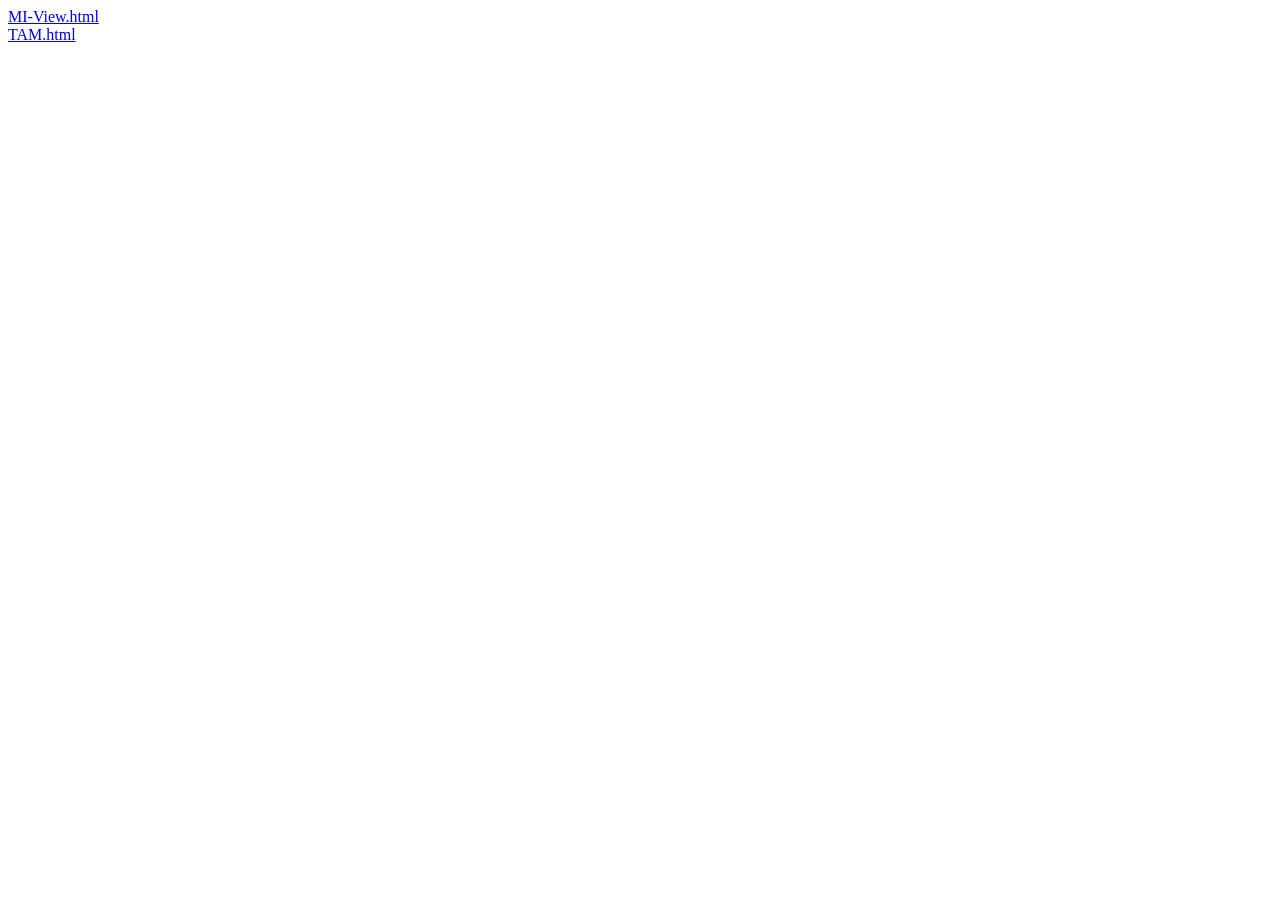
<file: src/main/webapp/index.html>
<!DOCTYPE html>
<html lang="en">
<head>
    <meta charset="UTF-8">
    <title></title>
</head>
<body>
<!--    <h1>https://du293482.github.io/MIPP/src/main/webapp/chart_sample.html</h1>-->
<!--    <h1>https://github.com/du293482/MIPP.git</h1>-->

    <div><a href="MI-View.html">MI-View.html</a></div>
    <div><a href="TAM.html">TAM.html</a></div>
</body>
</html>
</file>
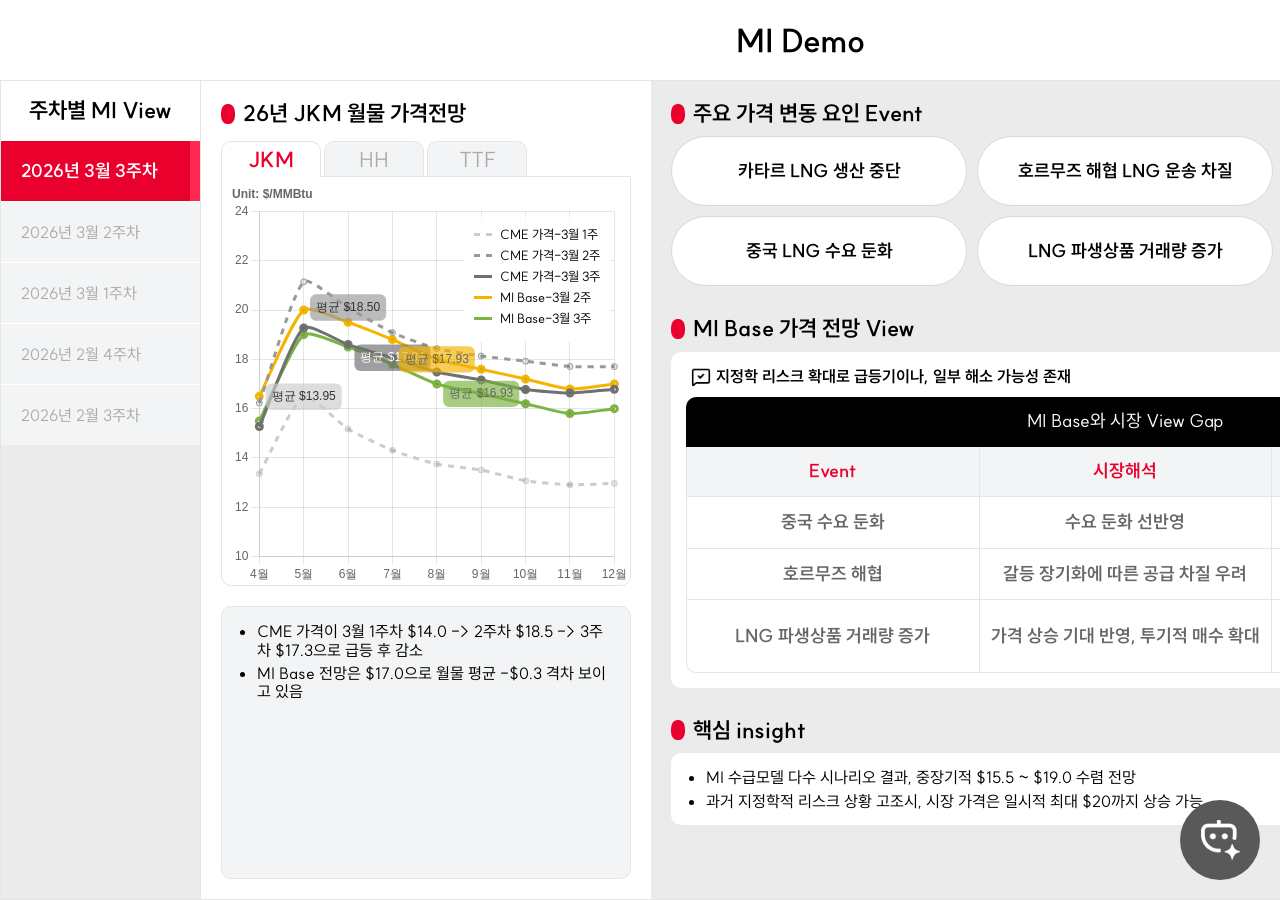
<file: src/main/webapp/MI-View.html>
<!-- 주차별 MI View -->
<!DOCTYPE html>
<html lang="en">

<head>
    <meta charset="UTF-8">
    <title>주차별 MI-View</title>

    <!-- css 초기화용 -->
    <link rel="stylesheet" type="text/css" href="./css/initial.css">
    <link rel="stylesheet" type="text/css" href="./css/basic.css">
    <link rel="stylesheet" type="text/css" href="./css/sideBar.css">
    <link rel="stylesheet" type="text/css" href="./css/contents.css">
    <link rel="stylesheet" type="text/css" href="./css/mi_chart.css">

    <script src="js/chart.js"></script>
    <script src="js/chartjs-plugin-annotation1.4.js"></script>

</head>

<body id="root">
<div class="page-title">
    MI Demo
</div>
<main class="main">
    <!-- 사이드바 -->
    <div class="side-bar" id="side-bar">
        <h1 class="title">주차별 MI View</h1>
        <ul class="weeks-list" id="weeks-list">
            <li class="week-item side-bar-active" data-id="1">2026년 3월 3주차</li>
            <li class="week-item" data-id="2">2026년 3월 2주차</li>
            <li class="week-item" data-id="3">2026년 3월 1주차</li>
            <li class="week-item" data-id="4">2026년 2월 4주차</li>
            <li class="week-item" data-id="5">2026년 2월 3주차</li>
        </ul>
    </div>
    <!-- 오른쪽 내용 -->
    <section class="weeks-contents" id="weeks-contents">
        <div class="week1">
            <!-- 왼쪽 차트 관련 영역 -->
            <div class="left">
                <!-- 제목 -->
                <h2 class="title"><span class="red"></span>26년 JKM 월물 가격전망</h2>
                <!-- 차트 탭 -->
                <div class="chart-tab-list" id="chart-tab-list">
                    <div class="chart-tab-item chart-tab-active" data-id="1">JKM</div>
                    <div class="chart-tab-item" data-id="2">HH</div>
                    <div class="chart-tab-item" data-id="3">TTF</div>
                </div>
                <!-- 차트 -->
                <div class="chart-container" id="chart-container">
                    <div class="chart-panel jkm active" id="jkm-chart" data-content="1">
                        <canvas id="mi-view-canvas"></canvas>
                        <div id="custom-legend"></div>
                    </div>
                    <div class="chart-panel hh" data-content="2">HH 차트 내용</div>
                    <div class="chart-panel ttf" data-content="3">TTF 차트 내용</div>
                </div>
                <!-- 설명 -->
                <ul class="explain">
                    <li>CME 가격이 3월 1주차 $14.0 -> 2주차 $18.5 -> 3주차 $17.3으로 급등 후 감소</li>
                    <li>MI Base 전망은 $17.0으로 월물 평균 -$0.3 격차 보이고 있음</li>
                </ul>
            </div>

            <!--  오른쪽 영역 -->
            <div class="right">

                <!-- Event -->
                <div class="event">
                    <h2 class="title"><span class="red"></span>주요 가격 변동 요인 Event</h2>
                    <ul class="details">
                        <li class="item">카타르 LNG ​생산 중단
                            <ul class="hoverItem">
                                <li>
                                    <p class="sub-title">Event 개요</p>
                                    <div class="explain">
                                        세계 최대 LNG 수출 허브인 카타르 Ras Laffan LNG 생산 시설 일부 가동 중단 발생.
                                    </div>
                                </li>
                                <li>
                                    <p class="sub-title">Event 해석</p>
                                    <div class="explain">
                                        Ras Laffan LNG 생산 차질 발생 시 글로벌 LNG 공급 감소 가능성 존재 <br/>
                                        카타르 LNG는 아시아 및 유럽 주요 LNG 수입국의 핵심 공급원으로 단기 공급 차질 발생 시 글로벌 LNG 수급 타이트닝 가능​
                                    </div>
                                </li>
                                <li>
                                    <p class="sub-title">가격/스프레드 영향</p>
                                    <div class="explain">
                                        카타르 LNG 공급 차질 발생 시 글로벌 LNG 공급 감소 우려 확대 → JKM 단기 상방 압력 확대 가능​ <br/>
                                        중동발 LNG 공급 리스크가 아시아 시장에 더 크게 반영될 경우 JKM-TTF 스프레드 확대 가능​
                                    </div>
                                </li>
                            </ul>
                        </li>
                        <li class="item">호르무즈 해협 LNG 운송 차질
                            <div class="hoverItem"></div>
                        </li>
                        <li class="item">
                            유럽향 LNG cargo 아시아로 전환
                            <div class="hoverItem">

                            </div>
                        </li>
                        <li class="item">중국 LNG 수요 둔화
                            <ul class="hoverItem">
                                <li>
                                    <p class="sub-title">25년 2분기</p>
                                    <div class="explain">
                                        중국 LNG 수입 약 20%이상 감소 <br/>
                                        JKM $14 -> $12로 하락 이후 $13로 반등
                                    </div>
                                </li>
                                <li>
                                    <p class="sub-title">22년 2분기</p>
                                    <div class="explain">
                                        중국 도시봉쇄로 산업활동 둔화 및 LNG 수입 감소 <br/>
                                        JKM $26 -> $22로 하락 이후 $29 수준으로 회복
                                    </div>
                                </li>
                                <li>
                                    <p class="sub-title">20년 1분기</p>
                                    <div class="explain">
                                        코로나 확산으로 중국 및 아시아 LNG 수요 금감 <br/>
                                        JKM $4 -> $2.9로 하락 이후 $3.4 수준으로 소폭 회복
                                    </div>
                                </li>
                            </ul>
                        </li>
                        <li class="item">LNG 파생상품 거래량 증가
                            <div class="hoverItem"></div>
                        </li>
                        <li class="item">유럽 재고 하락 및 Refill 부담 확대
                            <div class="hoverItem"></div>
                        </li>
                    </ul>
                </div>

                <!-- View -->
                <div class="view">
                    <h2 class="title"><span class="red"></span>MI Base 가격 전망 View</h2>
                    <div class="details">
                        <h3 class="inner-title"><span class="icon"></span>지정학 리스크 확대로 급등기이나, 일부 해소 가능성 존재</h3>
                        <div class="table-top">MI Base와 ​시장 View Gap</div>
                        <div class="table-area">
                            <table>
                                <thead>
                                <tr>
                                    <th>Event</th>
                                    <th>시장해석</th>
                                    <th>MI Base 가정</th>
                                </tr>
                                </thead>
                                <tbody>
                                <tr>
                                    <td>중국 수요 둔화</td>
                                    <td>수요 둔화 선반영</td>
                                    <td>사례 기반 보수적 판단​</td>
                                </tr>
                                <tr>
                                    <td>호르무즈 해협</td>
                                    <td>갈등 장기화에 따른 공급 차질 우려</td>
                                    <td>중장기 갈등 해소 시나리오 반영</td>
                                </tr>
                                <tr>
                                    <td>LNG 파생상품 거래량 증가</td>
                                    <td>가격 상승 기대 반영, 투기적 매수 확대</td>
                                    <td>금융시장 포지션 영향, 수급 반영 제한적</td>
                                </tr>
                                </tbody>
                            </table>
                        </div>

                    </div>
                </div>

                <!-- Insight -->
                <div class="insight">
                    <h2 class="title"><span class="red"></span>핵심 insight</h2>
                    <ul class="details">
                        <li>MI 수급모델 다수 시나리오 결과, 중장기적 $15.5 ~ $19.0 수렴 전망</li>
                        <li>과거 지정학적 리스크 상황 고조시, 시장 가격은 일시적 최대 $20까지 상승 가능​</li>
                    </ul>
                </div>

                <!-- 해석 상세 -->
                <div class="detail-modal">
                    <h2 class="title">
                        카타르 LNG 생산 중단
                    </h2>
                    <div class="data1">
                        <h3>
                            Event 개요
                        </h3>
                        <ul>
                            <li>세계 최대 LNG 수출 허브인 카타르 Ras Laffan LNG 생산 시설 일부 가동 중단 발생.</li>
                        </ul>
                    </div>
                    <div class="data1">
                        <h3>
                            Event 해석
                        </h3>
                        <ul>
                            <li>Ras Laffan LNG 생산 차질 발생 시 글로벌 LNG 공급 감소 가능성 존재</li>
                            <li>카타르 LNG는 아시아 및 유럽 주요 LNG 수입국의 핵심 공급원으로 단기 공급 차질 발생 시 글로벌 LNG 수급 타이트닝 가능</li>
                        </ul>
                    </div>
                    <div class="data1">
                        <h3>
                            가격/스프레드 영향​
                        </h3>
                        <ul>
                            <li>카타르 LNG 공급 차질 발생 시 글로벌 LNG 공급 감소 우려 확대 → JKM 단기 상방 압력 확대 가능​</li>
                            <li>중동발 LNG 공급 리스크가 아시아 시장에 더 크게 반영될 경우 JKM-TTF 스프레드 확대 가능</li>
                        </ul>
                    </div>
                </div>

                <!-- Event 분석 결과 검색 -->
                <div class="event-result">
                    <h2 class="title">
                        중국 수요 둔화
                    </h2>
                    <div class="details">
                        <h3 class="sub-title">
                            해당 Event의 Historical 유사 Event는 다음과 같습니다.
                        </h3>
                        <table>
                            <thead>
                            <tr>
                                <th>시점</th>
                                <th>당시 시황</th>
                                <th>가격 변화</th>
                            </tr>
                            </thead>
                            <tbody>
                            <tr>
                                <td>25년 4분기</td>
                                <td>중국 LNG 구매 감소 및 장기 계약 물량 확대​</td>
                                <td>JKM $17 -> $14로 하락, 이후 $15 수준으로 회복​</td>
                            </tr>
                            <tr>
                                <td>24년 3분기</td>
                                <td>중국 전력 수요 둔화 및 LNG 재고 증가​​</td>
                                <td>JKM $14 -> $11로 하락 후 $12 수준으로 회복​​</td>
                            </tr>
                            <tr>
                                <td>25년 4분기</td>
                                <td>중국 산업 생산 둔화로 LNG spot 구매 감소​​</td>
                                <td>JKM $16 -> $13으로 하락, 이후 $14 수준으로 반등​​</td>
                            </tr>
                            </tbody>
                        </table>
                    </div>
                </div>
            </div>
        </div>
    </section>
</main>

<div class="bot-area" id="bot-icon">
    <div class="bot-img">

    </div>
</div>

<div class="chat-window" id="chat-window">
    <div class="chat-content">
        <div class="chat-group">
            <div class="right">
                <div class="contents">호르무즈 해협 Event를 반영한 MI 수급모델 시나리오에는 어떤 것들이 있어?</div>
                <div class="human_right"></div>
            </div>
            <div class="left">
                <div class="bot_left"></div>
                <div class="contents">
                    Event 반영 정도에 따라 5개의 주요 시나리오가 생성되었습니다. <br/>
                    1. 단기 정상화 시나리오​<br/>
                    2. 부분 정상화 시나리오​<br/>
                    3. 상반기 리스크 해소 시나리오​<br/>
                    4. 갈등 장기화 시나리오​<br/>
                    5. 공급 차질 심화 시나리오<br/>
                    어떤 시나리오를 확인하시겠습니까?
                </div>
            </div>
            <div class="right">
                <div class="contents">Event 반영 정도가 가장 큰 시나리오 보여줘</div>
                <div class="human_right"></div>
            </div>
            <div class="left">
                <div class="bot_left"></div>
                <div class="contents">
                    ## 호르무즈 해협 공급 차질 심화 시나리오 ##<br/>
                    호르무즈 통항 불허 및 중동 LNG 수출 차질 지속<br/>
                    글로벌 LNG 공급 3~5% 감소 가정​<br/>
                    → JKM ~$35 상승 가능​<br/>
                    → JKM-TTF 스프레드 확대<br/>
                    해당 시나리오를 반영한 MI Model을 생성하시겠습니까?​
                </div>
            </div>
            <div class="search">
                채팅창
                <div class="send_icon"></div>
            </div>
        </div>

    </div>
</div>
<script src="js/mi-view.js"></script>
<script>
    // --- 사이드바 활성화 로직 ---
    const weeksList = document.getElementById('weeks-list');
    const weekItems = document.querySelectorAll('.week-item');

    if (weeksList) {
        weeksList.addEventListener('click', function (e) {
            const target = e.target.closest('.week-item');
            if (!target) return;

            // 모든 아이템에서 active 클래스 제거
            weekItems.forEach(item => item.classList.remove('side-bar-active'));

            // 클릭된 그 요소(target)에 클래스 추가
            target.classList.add('side-bar-active');
        });
    }

    // --- 차트 탭 활성화 로직 ---
    const chartTabList = document.getElementById('chart-tab-list');
    const chartPanels = document.querySelectorAll('.chart-panel');

    if (chartTabList) {
        chartTabList.addEventListener('click', function (e) {
            const target = e.target.closest('.chart-tab-item');
            if (!target) return;

            const id = target.dataset.id;

            // 탭 활성화 상태 변경
            // this(chartTabList) 내부에서 기존 active를 찾아 제거
            const currentTab = this.querySelector('.chart-tab-active');
            if (currentTab) currentTab.classList.remove('chart-tab-active');
            target.classList.add('chart-tab-active');

            // 차트 영역 변경
            chartPanels.forEach(panel => {
                // 패널의 data-content와 탭의 id가 일치하면 active 추가
                if (panel.dataset.content === id) {
                    panel.classList.add('active');
                } else {
                    panel.classList.remove('active');
                }
            });
        });
    }

    // 주요 가격 변도 요인 Event 요소 호버 시
    const eventDetails = document.querySelector('.event .details');

    if (eventDetails) {
        // 마우스가 들어왔을 때
        eventDetails.addEventListener('mouseover', function (e) {

            const item = e.target.closest('.item');
            if (!item) return;

            // 자식 div를 찾아서 클래스 추가
            const childDiv = item.querySelector('.hoverItem');
            // childDiv가 존재하고, 그 안의 텍스트 내용이 비어있지 않은지 확인 (공백 제거 후 체크)
            if (childDiv && childDiv.textContent.trim().length > 0) {
                childDiv.classList.add('active');
            }
        });

        // 마우스가 나갔을 때
        eventDetails.addEventListener('mouseout', function (e) {
            const item = e.target.closest('.item');
            if (!item) return;

            // 자식 div를 찾아서 클래스 제거
            const childDiv = item.querySelector('.hoverItem');
            if (childDiv) {
                childDiv.classList.remove('active');
            }
        });
    }

    // --- 챗봇 토글 로직 ---
    const botIcon = document.getElementById("bot-icon");
    const botImg = botIcon.querySelector(".bot-img");
    const chatWindow = document.getElementById("chat-window");

    if (botIcon && chatWindow) {
        botIcon.addEventListener("click", function (e) {
            e.stopPropagation();

            chatWindow.classList.toggle("show"); // -> 채팅창 표시 css 용

            // 챗봇 색상 토글 용
            if (chatWindow.classList.contains("show")) {
                this.children[0].classList.add("on");
            } else {
                this.children[0].classList.remove("on");
            }
        });
    }

    // --- 외부 클릭 시 닫기 로직 ---
    window.addEventListener("click", (e) => {
        // 챗봇 창이 열려 있고, 클릭한 대상이 챗봇 창이나 아이콘이 아닐 경우 닫기
        if (
            chatWindow &&
            chatWindow.classList.contains("show") &&
            !chatWindow.contains(e.target) &&
            !botIcon.contains(e.target)
        ) {
            chatWindow.classList.remove("show");
            botImg.classList.remove("on")
        }
    });
</script>
</body>

</html>
</file>
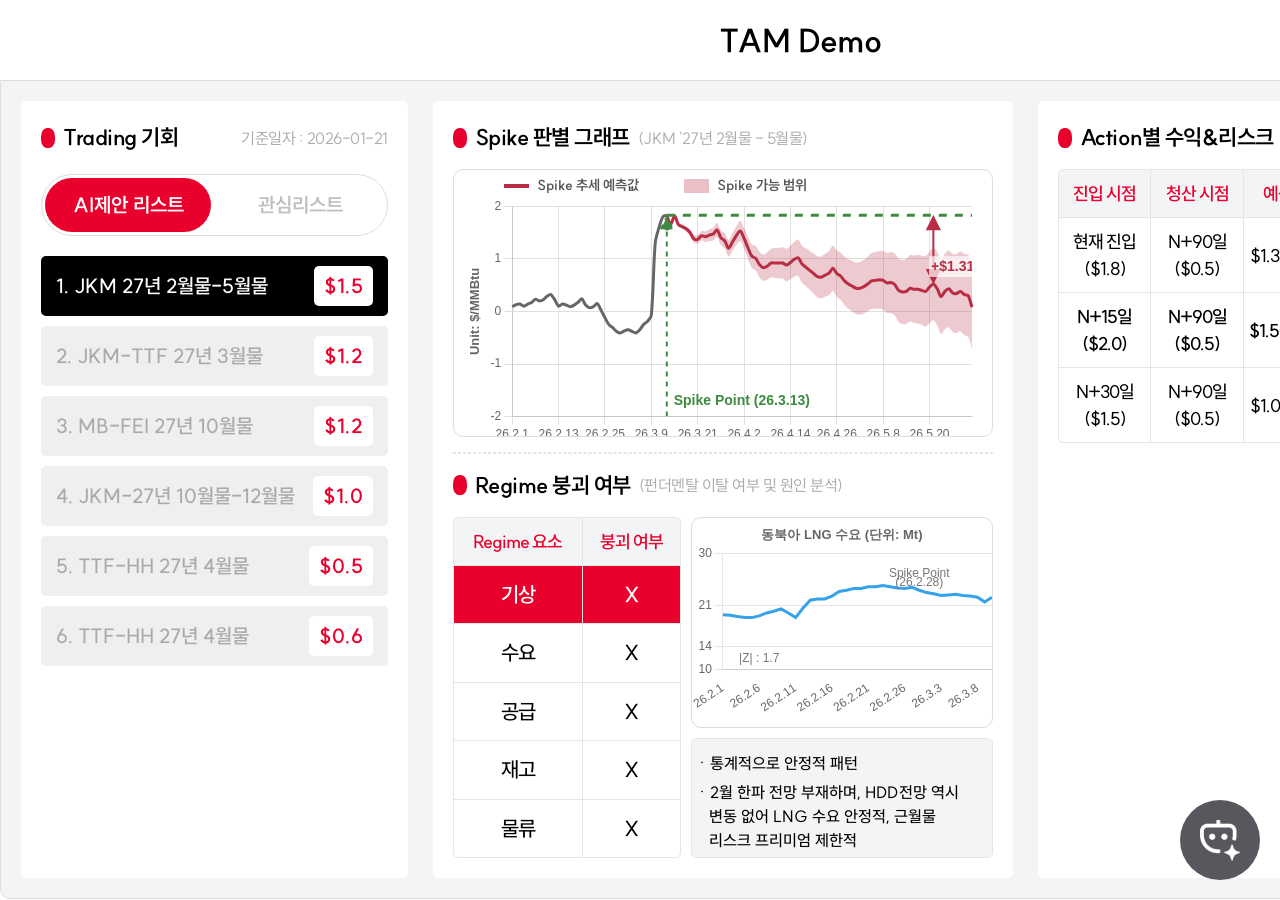
<file: src/main/webapp/TAM.html>
<!doctype html>
<html lang="en">
<head>
    <meta charset="UTF-8" />
    <meta name="viewport" content="width=device-width, initial-scale=1.0" />
    <title>TAM</title>
    <link rel="stylesheet" href="./css/tam_style.css" />
    <link rel="stylesheet" href="./css/tam_chart.css" />
    <script src="js/chart.js"></script>
    <script src="js/chartjs-plugin-annotation3.0.1.min.js"></script>
</head>

<body>
<div class="wrap">
    <!-- 챗봇 -->
    <div class="bot" id="bot-icon"></div>
    <div class="chat-window" id="chat-window">
        <div class="chat-content first" id="content-first">
            <div class="right">
                <div class="contents">이 Spike가 회귀할 가능성은 어느 정도야?</div>
                <div class="human_right"></div>
            </div>
            <div class="left">
                <div class="bot_left"></div>
                <div class="contents">
                    현재 Spike에 대해 펀더멘털 요인을 확인해본 결과, 기상, 수요, 공급,
                    재고, 물류 등 주요 Regime 요소에는 구조적인 변화가 확인되지
                    않았습니다.<br />
                    <br />이번 가격 상승은 단기 한파 전망에 따른 수요 증가 기대가
                    반영된 결과로 판단됩니다.<br /><br />
                    또한 과거 유사 Spike 사례를 분석해보면 평균 회귀 발생 빈도는 약
                    80% 수준입니다.<br /><br />
                    즉, 현재 상황에서는 가격이 평균으로 되돌아갈 가능성이 비교적 높은
                    것으로 판단됩니다.<br /><br />
                    다만, 실제 한파가 지속될 지 여부는 확인이 필요합니다. 한파가
                    예상보다 장기화될 경우 새로운 가격 Regime으로 이어질 가능성이
                    있습니다.
                </div>
            </div>
        </div>
        <div class="chat-content second" id="content-second">
            <div class="right">
                <div class="contents">
                    수익을 가장 극대화할 수 있는 진입 구간은 언제야?
                </div>
                <div class="human_right"></div>
            </div>
            <div class="left">
                <div class="bot_left"></div>
                <div class="contents">
                    과거 유사 Spike 패턴을 분석해보면 약 15일 이후, 스프레드가 약
                    2.0$/MMBtu에서 스프레드 차이 1.5$/MMBtu로 수익을 가장 극대화할 수
                    있습니다.<br /><br />

                    $10M 진입 시, 0.5$/MMBtu에 청산 기준 $0.75M의 기대수익이
                    예상됩니다. (JKM Feb Long/May Short)
                    <br />
                    <br />
                    <div class="table_area">
                        <table>
                            <thead>
                            <th>진입</th>
                            <th>청산</th>
                            <th>차이</th>
                            <th>수익</th>
                            </thead>
                            <tr>
                                <td>현재 <br />(1.8$)</td>
                                <td>N+90일 <br />(0.5$)</td>
                                <td>1.3$/<br />MMBtu</td>
                                <td>
                                    0.72M<br />
                                    USD
                                </td>
                            </tr>
                            <tr>
                                <td>N+15일 <br />(2.0$)</td>
                                <td>N+90일 <br />(0.5$)</td>
                                <td>1.5$/<br />MMBtu</td>
                                <td>
                                    0.75M<br />
                                    USD
                                </td>
                            </tr>
                            <tr>
                                <td>N+30일 <br />(1.5$)</td>
                                <td>N+90일 <br />(0.5$)</td>
                                <td>1.5$/<br />MMBtu</td>
                                <td>
                                    0.67M<br />
                                    USD
                                </td>
                            </tr>
                        </table>
                    </div>
                </div>
            </div>
        </div>
        <div class="chat-content third" id="content-third">
            <div class="right">
                <div class="contents">
                    이 TAM에 대해서 매일 아침 8시에 Daily로 업데이트해서 내 이메일로
                    보내줘
                </div>
                <div class="human_right"></div>
            </div>
            <div class="left">
                <div class="bot_left"></div>
                <div class="contents">
                    네, 매일 아침 8시에 Spike 탐지 결과 및 추천 포지션을 xxx님께
                    이메일로 전달드리겠습니다.<br /><br />

                    ##메일 예시##
                    <br /><br />
                    ㆍ제목: [Daily TAM] Spike 탐지 및 추천 포지션(3/17)<br />
                    ㆍSpike 대상: JKM ’27 Feb–May <br />
                    ㆍ회귀 확률: ~80% 추천 전략: Feb Long /<br />
                    ㆍMay Short 진입 구간: N+15일 ($2.0/MMBtu) <br />
                    ㆍ목표 청산: ~$0.5/MMBtu<br />
                    ㆍ기대 수익: ~$0.75M (10M 기준)<br />
                </div>
            </div>
        </div>
        <div class="search_box">
            <select id="query-selector" class="search chat-select">
                <option value="" disabled>문의 유형 선택</option>
                <option selected value="first">Spike 회귀 가능성 확인</option>
                <option value="second">수익 극대화 진입 구간</option>
                <option value="third">데일리 리포트 설정</option>
            </select>
            <!-- <input
              type="text"
              placeholder="이 Spike가 회귀할 가능성은 어느 정도야?"
              class="search"
            /> -->
            <!-- <button class="send_icon"></button> -->
        </div>
    </div>
    <!-- 챗봇 끝 -->

    <!-- 본문 -->
    <div class="title">TAM Demo</div>
    <div id="tab2" class="tab-content tab tab2" role="tabpanel">
        <!-- 왼쪽 -->
        <div class="tab_area left">
            <div class="sub_tit">
                <div><span class="red"></span>Trading 기회</div>
                <span class="gray">기준일자 : 2026-01-21</span>
            </div>
            <div class="toggle_menu">
                <div class="active">AI제안 리스트</div>
                <div>관심리스트</div>
            </div>
            <div class="button_area">
                <button class="active">
                    1. JKM 27년 2월물-5월물
                    <p class="num">$1.5</p>
                </button>
                <button>
                    2. JKM-TTF 27년 3월물
                    <p class="num">$1.2</p>
                </button>
                <button>
                    3. MB-FEI 27년 10월물
                    <p class="num">$1.2</p>
                </button>
                <button>
                    4. JKM-27년 10월물-12월물
                    <p class="num">$1.0</p>
                </button>
                <button>
                    5. TTF-HH 27년 4월물
                    <p class="num">$0.5</p>
                </button>
                <button>
                    6. TTF-HH 27년 4월물
                    <p class="num">$0.6</p>
                </button>
            </div>
        </div>
        <!-- 왼쪽끝 -->
        <!-- 중간 시작 -->
        <div class="tab_area mid">
            <div class="sub_tit flex_start">
                <span class="red"></span>Spike 판별 그래프
                <span class="gray">(JKM '27년 2월물 - 5월물)</span>
            </div>
            <div class="chart chart-container Spike-chart">
                <div class="custom-legend">
                    <div class="legend-item">
                        <div class="legend-color-line"></div>
                        <span>Spike 추세 예측값</span>
                    </div>
                    <div class="legend-item">
                        <div class="legend-color-box"></div>
                        <span>Spike 가능 범위</span>
                    </div>
                </div>
                <div class="canvas-wrapper">
                    <canvas id="spikeChart"></canvas>
                </div>
            </div>
            <div class="dashed_line"></div>

            <div class="sub_tit flex_start">
                <span class="red"></span>Regime 붕괴 여부
                <span class="gray">(펀더멘탈 이탈 여부 및 원인 분석)</span>
            </div>
            <div class="devide">
                <div class="part">
                    <div class="table_area mid">
                        <table>
                            <thead>
                            <th>Regime 요소</th>
                            <th>붕괴 여부</th>
                            </thead>
                            <tr class="tr_act red active">
                                <td>기상</td>
                                <td>X</td>
                            </tr>
                            <tr class="tr_act red">
                                <td>수요</td>
                                <td>X</td>
                            </tr>
                            <tr class="tr_act red">
                                <td>공급</td>
                                <td>X</td>
                            </tr>
                            <tr class="tr_act red">
                                <td>재고</td>
                                <td>X</td>
                            </tr>
                            <tr class="tr_act red">
                                <td>물류</td>
                                <td>X</td>
                            </tr>
                        </table>
                    </div>
                </div>
                <div class="part">
                    <div class="chart Regime-chart">
                        <canvas id="regimeChart" height="200"></canvas>
                    </div>
                    <div class="explain_part">
                        <p>ㆍ통계적으로 안정적 패턴</p>
                        <p>
                            ㆍ2월 한파 전망 부재하며, HDD전망 역시 변동 없어 LNG 수요
                            안정적, 근월물 리스크 프리미엄 제한적
                        </p>
                    </div>
                </div>
            </div>
        </div>
        <div class="tab_area right">
            <div class="sub_tit">
                <div><span class="red"></span>Action별 수익&리스크</div>
                <div class="title_btn">
                    <button class="active">진입규모</button>
                    <button>$10M</button>
                </div>
            </div>

            <div class="table_area">
                <table>
                    <thead>
                    <th>진입 시점</th>
                    <th>청산 시점</th>
                    <th>예상 수익</th>
                    <th>Loss Limit</th>
                    <th>마진콜 Risk</th>
                    </thead>
                    <tr class="tr_act">
                        <td>현재 진입 <br />($1.8)</td>
                        <td>N+90일 <br />($0.5)</td>
                        <td>$1.3/MMBtu</td>
                        <td>$-1.6M USD</td>
                        <td>Pass</td>
                    </tr>

                    <tr class="tr_act active">
                        <td>N+15일 <br />($2.0)</td>
                        <td>N+90일 <br />($0.5)</td>
                        <td>$1.5/MMBtu</td>
                        <td>$-1.6M USD</td>
                        <td>Pass</td>
                    </tr>
                    <tr class="tr_act">
                        <td>N+30일 <br />($1.5)</td>
                        <td>N+90일 <br />($0.5)</td>
                        <td>$1.0/MMBtu</td>
                        <td>$-1.6M USD</td>
                        <td>Pass</td>
                    </tr>
                </table>
            </div>
        </div>
    </div>
</div>
<script src="js/tam-regime.js"></script>
<script src="js/tam-spike.js"></script>
<script>
    // 토글활성화
    const toggleMenu = document.querySelector(".toggle_menu");

    if (toggleMenu) {
        toggleMenu.addEventListener("click", function (e) {
            // 클릭된 요소가 div인지 확인 (가장 가까운 div 찾기)
            const target = e.target.closest("div");
            if (!target || target.parentElement !== this) return;

            const tabId = target.getAttribute("data-tab");

            // 모든 탭과 컨텐츠에서 active 제거 (한 번의 순회로 처리 가능)
            // 팁: querySelectorAll 대신 부모의 children을 활용하면 더 빠릅니다.
            Array.from(this.children).forEach((tab) => {
                tab.classList.remove("active");
                tab.setAttribute("aria-selected", "false");

                // 연결된 컨텐츠가 있다면 함께 제거 (id가 존재할 때만)
                const content = document.getElementById(
                    tab.getAttribute("data-tab"),
                );
                if (content) content.classList.remove("active");
            });

            // 3. 선택된 요소 활성화
            target.classList.add("active");
            target.setAttribute("aria-selected", "true");

            const targetContent = document.getElementById(tabId);
            if (targetContent) targetContent.classList.add("active");
        });
    }

    // 버튼 활성화
    const buttonArea = document.querySelector(".button_area");

    if (buttonArea) {
        buttonArea.addEventListener("click", function (e) {
            // 클릭된 요소가 button인지 확인 (가장 가까운 button 찾기)
            const target = e.target.closest("button");

            // button이 아니거나, 해당 buttonArea의 직계 자식이 아닐 경우 리턴
            if (!target || !this.contains(target)) return;

            const tabId = target.getAttribute("data-tab");

            // 모든 버튼 상태 초기화 (this 내부의 버튼들만 타겟팅)
            const allButtons = this.querySelectorAll("button");
            allButtons.forEach((btn) => {
                btn.classList.remove("active");
                btn.setAttribute("aria-selected", "false");

                // 연관된 컨텐츠가 있다면 함께 초기화 (ID가 있는 경우만)
                const contentId = btn.getAttribute("data-tab");
                if (contentId) {
                    document.getElementById(contentId)?.classList.remove("active");
                }
            });

            // 클릭된 버튼 및 해당 컨텐츠 활성화
            target.classList.add("active");
            target.setAttribute("aria-selected", "true");

            if (tabId) {
                document.getElementById(tabId)?.classList.add("active");
            }
        });
    }

    // 그래프 활성화
    const tableArea = document.querySelector(".table_area.mid");

    if (tableArea) {
        tableArea.addEventListener("click", function (e) {
            // 클릭된 요소가 .tr_act 행인지 확인
            const targetRow = e.target.closest(".tr_act");

            // 행이 아니거나 해당 tableArea 내부에 있지 않으면 리턴
            if (!targetRow || !this.contains(targetRow)) return;

            const tabId = targetRow.getAttribute("data-tab");

            // 모든 활성 상태 초기화 (this 내부의 .tr_act만 타겟팅)
            const allRows = this.querySelectorAll(".tr_act");
            allRows.forEach((row) => {
                row.classList.remove("active");
                row.setAttribute("aria-selected", "false");

                // 연관된 컨텐츠(그래프 등)가 있다면 함께 초기화
                const contentId = row.getAttribute("data-tab");
                if (contentId) {
                    document.getElementById(contentId)?.classList.remove("active");
                }
            });

            // 3. 클릭된 행 및 해당 컨텐츠 활성화
            targetRow.classList.add("active");
            targetRow.setAttribute("aria-selected", "true");

            if (tabId) {
                document.getElementById(tabId)?.classList.add("active");
            }
        });
    }

    // --- 챗봇 토글 로직 ---
    const botIcon = document.getElementById("bot-icon");
    const chatWindow = document.getElementById("chat-window");

    if (botIcon && chatWindow) {
        botIcon.addEventListener("click", function (e) {
            e.stopPropagation();

            chatWindow.classList.toggle("show"); // -> 채팅창 표시 css 용

            // 챗봇 색상 토글 용
            if (chatWindow.classList.contains("show")) {
                this.classList.add("on");
            } else {
                this.classList.remove("on");
            }
        });
    }

    // --- 외부 클릭 시 닫기 로직 ---
    window.addEventListener("click", (e) => {
        // 챗봇 창이 열려 있고, 클릭한 대상이 챗봇 창이나 아이콘이 아닐 경우 닫기
        if (
            chatWindow &&
            chatWindow.classList.contains("show") &&
            !chatWindow.contains(e.target) &&
            !botIcon.contains(e.target)
        ) {
            chatWindow.classList.remove("show");
            botIcon.classList.remove("on");
        }
    });

    /* 셀렉트박스 스크립트 */
    document.addEventListener("DOMContentLoaded", () => {
        const selectElement = document.getElementById("query-selector");
        const allContents = document.querySelectorAll(".chat-content");

        function updateContent(selectedValue) {
            // 1. 모든 요소에서 active 클래스 제거 (화면 비우기)
            allContents.forEach((el) => {
                el.classList.remove("active");
            });

            // 2. 선택된 ID에 해당하는 요소에만 active 클래스 추가
            const targetId = `content-${selectedValue}`;
            const targetElement = document.getElementById(targetId);

            if (targetElement) {
                targetElement.classList.add("active");
            }
        }

        // [실행] 초기 로드 시 첫 번째 항목 활성화
        if (selectElement) {
            updateContent(selectElement.value);
        }

        // [이벤트] 변경 시 활성화
        selectElement.addEventListener("change", (e) => {
            updateContent(e.target.value);
        });
    });
</script>
</body>
</html>
</file>
<file: src/main/webapp/css/initial.css>
@charset "UTF-8";
/* Thin (100) */
@font-face {
  font-family: "SUIT";
  src: url("../font/SUIT-Thin.otf") format("opentype");
  font-weight: 100;
}
/* ExtraLight (200) */
@font-face {
  font-family: "SUIT";
  src: url("../font/SUIT-ExtraLight.otf") format("opentype");
  font-weight: 200;
}
/* Light (300) */
@font-face {
  font-family: "SUIT";
  src: url("../font/SUIT-Light.otf") format("opentype");
  font-weight: 300;
}
/* Regular (400) */
@font-face {
  font-family: "SUIT";
  src: url("../font/SUIT-Regular.otf") format("opentype");
  font-weight: 400;
}
/* Medium (500) */
@font-face {
  font-family: "SUIT";
  src: url("../font/SUIT-Medium.otf") format("opentype");
  font-weight: 500;
}
/* SemiBold (600) */
@font-face {
  font-family: "SUIT";
  src: url("../font/SUIT-SemiBold.otf") format("opentype");
  font-weight: 600;
}
/* Bold (700) */
@font-face {
  font-family: "SUIT";
  src: url("../font/SUIT-Bold.otf") format("opentype");
  font-weight: 700;
}
/* ExtraBold (800) */
@font-face {
  font-family: "SUIT";
  src: url("../font/SUIT-ExtraBold.otf") format("opentype");
  font-weight: 800;
}
/* Heavy (900) */
@font-face {
  font-family: "SUIT";
  src: url("../font/SUIT-Heavy.otf") format("opentype");
  font-weight: 900;
}
/* css 초기화용 */
/* 모든 요소에 box-sizing 설정 */
*, *::before, *::after {
  box-sizing: border-box;
  margin: 0;
  padding: 0;
  font-size: 16px;
  font-weight: normal;
}

/* 가독성 및 폰트 렌더링 최적화 */
html {
  line-height: 1.15;
  -webkit-text-size-adjust: 100%;
  -moz-tab-size: 4;
  tab-size: 4;
}

/* 여백 제거 및 기본 폰트 설정 */
body {
  margin: 0;
  padding: 0;
  font-family: "SUIT", -apple-system, "Segoe UI", Roboto, Helvetica, Arial, sans-serif;
}

/* 이미지의 어색한 하단 빈공간 제거 */
img {
  display: block;
  max-width: 100%;
}

/* 폼 요소들이 폰트 상속을 받도록 설정 */
button, input, optgroup, select, textarea {
  font-family: inherit;
  font-size: 100%;
  margin: 0;
}

/* 리스트 점 제거 (필요할 때만) */
ul, ol {
  list-style: none;
  padding: 0;
  margin: 0;
}

/* 링크 밑줄 제거 및 색상 유지 */
a {
  text-decoration: none;
  color: inherit;
}

/*# sourceMappingURL=initial.css.map */
</file>
<file: src/main/webapp/css/basic.css>
@charset "UTF-8";
/* 기본 css */
body {
  background-color: #ffffff;
  height: 100vh;
}
body .page-title {
  display: flex;
  align-items: center;
  justify-content: center;
  font-size: 32px;
  height: 80px;
  font-weight: 700;
  width: 1600px;
  margin: 0 auto;
}
body .main {
  display: flex;
  min-width: 1600px;
  max-width: 1600px;
  height: calc(100% - 80px);
  margin: 0 auto;
  border: 1px solid #e4e5e5;
  /* 오른쪽 콘텐츠 영역 */
}
body .main .weeks-contents {
  flex: 1;
}
body .bot-area {
  position: fixed;
  right: 20px;
  bottom: 20px;
}
body .bot-area .bot-img {
  position: relative;
  cursor: pointer;
  width: 80px;
  height: 80px;
  background-color: #595959;
  border-radius: 50px;
}
body .bot-area .bot-img.on {
  background-color: #ea002c;
}
body .bot-area .bot-img::after {
  content: "";
  position: absolute;
  inset: 20px;
  z-index: 500;
  background-repeat: no-repeat;
  background-size: contain;
  background-position: center;
  background-image: url("../images/bot.png");
}
body {
  /* 챗봇 창 기본 스타일 */
}
body .chat-window {
  position: fixed;
  bottom: 110px; /* 아이콘 위로 배치 */
  right: 20px;
  width: 500px;
  background: white;
  border: 1px solid #ddd;
  border-radius: 15px;
  box-shadow: 0 5px 15px rgba(0, 0, 0, 0.2);
  display: none; /* 기본적으로 숨김 */
  flex-direction: column;
  z-index: 1000;
  overflow: auto;
}
body .chat-window .chat-content {
  line-height: 1.5;
  padding: 20px;
  flex: 1;
  display: flex;
  justify-content: space-between;
  flex-direction: column;
}
body .chat-window .chat-content .chat-group {
  display: flex;
  flex-direction: column;
  row-gap: 15px;
}
body .chat-window .chat-content .chat-group .left {
  display: flex;
  gap: 15px;
}
body .chat-window .chat-content .chat-group .left .bot_left {
  width: 40px;
  height: 40px;
  border-radius: 20px 20px 0px 20px;
  background: #ea002c url("../images/bot.png") center/50% no-repeat;
}
body .chat-window .chat-content .chat-group .left .contents {
  width: 75%;
  border: 1px solid #000;
  border-radius: 5px;
  padding: 10px;
}
body .chat-window .chat-content .chat-group .right {
  display: flex;
  gap: 15px;
  justify-content: flex-end;
}
body .chat-window .chat-content .chat-group .right .contents {
  background: #e4e9ef;
  width: 75%;
  border-radius: 5px;
  padding: 10px;
  border: 1px solid #e4e5e5;
}
body .chat-window .chat-content .chat-group .right .human_right {
  width: 40px;
  height: 40px;
  background: #000 url("../images/human.png") center/50% no-repeat;
  border-radius: 20px 20px 20px 0px;
}
body .chat-window .chat-content .chat-group .search {
  width: 100%;
  height: 50px;
  border: 1px solid #aaa;
  border-radius: 10px;
  display: flex;
  align-items: center;
  padding: 10px 10px;
  justify-content: space-between;
  color: #818181;
}
body .chat-window .chat-content .chat-group .send_icon {
  width: 40px;
  height: 40px;
  background: #c4c4c4 url("../images/send.png") center/50% no-repeat;
  border-radius: 50px;
}
body .chat-window .chat-content .chat-group.active {
  display: flex;
}
body .chat-window.show {
  display: flex;
}
body .chat-window .style {
  position: fixed;
  bottom: 30px;
  display: flex;
  gap: 10px;
}
body .chat-window .style > div {
  display: flex;
  align-items: center;
  justify-content: center;
  cursor: pointer;
  width: 40px;
  height: 40px;
  background-color: #ffffff;
  border-radius: 100%;
}
body .chat-window .style > div.selected {
  background-color: #333;
  color: white;
  font-weight: bold;
}

/*# sourceMappingURL=basic.css.map */
</file>
<file: src/main/webapp/css/sideBar.css>
.side-bar {
  display: flex;
  flex-direction: column;
  width: 200px;
  background-color: #ebebeb;
  border-right: 1px solid #e4e5e5;
}
.side-bar .title {
  display: flex;
  justify-content: center;
  align-items: center;
  font-size: 22px;
  font-weight: bolder;
  height: 60px;
  background-color: #ffffff;
}
.side-bar .weeks-list {
  display: flex;
  row-gap: 1px;
  flex-direction: column;
  background-color: #ffffff;
}
.side-bar .weeks-list .week-item {
  display: flex;
  align-items: center;
  justify-content: left;
  padding: 0 10px 0 20px;
  height: 60px;
  background-color: #f2f4f6;
  color: #aaaaaa;
  cursor: pointer;
}
.side-bar .weeks-list .week-item.side-bar-active {
  font-size: 18px;
  position: relative;
  font-weight: bold;
  background-color: #ea002c;
  color: #ffffff;
  pointer-events: none;
}
.side-bar .weeks-list .week-item.side-bar-active::after {
  content: "";
  position: absolute;
  right: 0;
  top: 0;
  bottom: 0;
  width: 10px;
  background-color: #ff2850;
}

/*# sourceMappingURL=sideBar.css.map */
</file>
<file: src/main/webapp/css/contents.css>
@charset "UTF-8";
/* 콘텐츠 영역 */
/* 최상단 주차 css */
.week1 {
  display: flex;
  height: 100%;
}
.week1 .left {
  display: flex;
  width: 450px;
  min-width: 450px;
  max-width: 450px;
  flex-direction: column;
  padding: 20px;
  background-color: #ffffff;
}
.week1 .left .title {
  display: flex;
  align-items: center;
  column-gap: 8px;
  font-size: 22px;
  font-weight: bold;
  margin-bottom: 15px;
}
.week1 .left .title .red {
  width: 14px;
  height: 20px;
  background: #ea002c;
  border-radius: 43%;
}
.week1 .left .chart-tab-list {
  display: flex;
  column-gap: 3px;
}
.week1 .left .chart-tab-list .chart-tab-item {
  display: flex;
  justify-content: center;
  align-items: center;
  font-size: 21px;
  color: #aaaaaa;
  background-color: #f2f4f6;
  border: 1px solid #e4e5e5;
  border-bottom: 0;
  border-radius: 10px 10px 0 0;
  width: 100px;
  height: 35px;
  cursor: pointer;
}
.week1 .left .chart-tab-list .chart-tab-item.chart-tab-active {
  background-color: #ffffff;
  color: #ea002c;
  font-weight: 700;
  position: relative;
}
.week1 .left .chart-tab-list .chart-tab-item.chart-tab-active::after {
  content: "";
  position: absolute;
  bottom: -1px;
  left: 0;
  right: 0;
  height: 1px;
  background-color: #ffffff;
}
.week1 .left .chart-container {
  width: 100%;
  aspect-ratio: 1;
  overflow: hidden;
  border: 1px solid #e4e5e5;
  margin-bottom: 20px;
  border-radius: 0 0 10px 10px;
}
.week1 .left .chart-container .chart-panel {
  display: none;
  justify-content: center;
  align-items: center;
  width: 100%;
  height: 100%;
  font-size: 20px;
  font-weight: 600;
}
.week1 .left .chart-container .chart-panel.active {
  display: flex;
}
.week1 .left .explain {
  list-style: disc;
  display: flex;
  overflow-y: auto;
  flex-direction: column;
  width: 100%;
  flex: 1;
  row-gap: 5px;
  font-weight: bold;
  border: 1px solid #e4e5e5;
  background-color: #f2f4f6;
  border-radius: 10px;
  padding: 15px 15px 15px 35px;
}
.week1 .right {
  display: flex;
  flex-direction: column;
  flex: 1;
  row-gap: 30px;
  padding: 20px;
  overflow-y: auto;
  background-color: #ebebeb;
}
.week1 .right .event {
  display: flex;
  row-gap: 10px;
  flex-direction: column;
}
.week1 .right .event .title {
  display: flex;
  align-items: center;
  -moz-column-gap: 8px;
  column-gap: 8px;
  font-size: 22px;
  font-weight: bold;
}
.week1 .right .event .title .red {
  width: 14px;
  height: 20px;
  background: #ea002c;
  border-radius: 43%;
}
.week1 .right .event .details {
  display: grid;
  gap: 10px;
  grid-template-columns: repeat(3, 1fr);
  grid-template-rows: repeat(2, 1fr);
}
.week1 .right .event .details .item {
  position: relative;
  display: flex;
  flex-direction: column;
  justify-content: center;
  align-items: center;
  font-size: 18px;
  font-weight: bold;
  background-color: #ffffff;
  height: 70px;
  border: 1px solid #d9d9d9;
  border-radius: 100px;
  cursor: pointer;
  padding: 10px 20px;
}
.week1 .right .event .details .item:hover {
  border-color: #ea002c;
  color: #ea002c;
}
.week1 .right .event .details .item .hoverItem {
  display: none;
  position: absolute;
}
.week1 .right .event .details .item .hoverItem.active {
  top: 80%;
  z-index: 10;
  background-color: #595959;
  border-radius: 10px;
  padding: 10px;
  color: #ffffff;
  display: flex;
  flex-direction: column;
  row-gap: 5px;
}
.week1 .right .event .details .item .hoverItem.active li {
  display: flex;
  flex-direction: column;
  row-gap: 5px;
}
.week1 .right .event .details .item .hoverItem.active li .sub-title {
  font-weight: 700;
}
.week1 .right .event .details .item .hoverItem.active li .explain {
  font-size: 14px;
  word-break: keep-all;
}
.week1 .right .event .details .item .hoverItem.active::before {
  content: "";
  position: absolute;
  bottom: 100%;
  left: 50%;
  transform: translateX(-50%);
  /* 삼각형 핵심 설정 */
  width: 0;
  height: 0;
  border-bottom: 10px solid #595959; /* 밑변 (위로 향하는 삼각형) */
  border-left: 10px solid transparent;
  border-right: 10px solid transparent;
}
.week1 .right .view {
  display: flex;
  row-gap: 10px;
  flex-direction: column;
}
.week1 .right .view .title {
  display: flex;
  align-items: center;
  -moz-column-gap: 8px;
  column-gap: 8px;
  font-size: 22px;
  font-weight: bold;
}
.week1 .right .view .title .red {
  width: 14px;
  height: 20px;
  background: #ea002c;
  border-radius: 43%;
}
.week1 .right .view .details {
  display: flex;
  flex-direction: column;
  background-color: #ffffff;
  padding: 15px;
  border-radius: 10px;
  position: relative;
}
.week1 .right .view .details .inner-title {
  font-weight: bold;
  margin-bottom: 10px;
  padding: 0 0 0 5px;
  display: flex;
}
.week1 .right .view .details .inner-title .icon {
  display: inline-block;
  width: 20px;
  margin-right: 5px;
  aspect-ratio: 1;
  background: url("../images/message-square-check.png") no-repeat center/cover;
}
.week1 .right .view .details .table-top {
  display: flex;
  flex-direction: column;
  justify-content: center;
  align-items: center;
  font-size: 18px;
  height: 50px;
  color: #ffffff;
  background-color: #000000;
  border-radius: 10px 10px 0 0;
}
.week1 .right .view .details .table-area {
  border-width: 0 1px 1px 1px;
  border-style: solid;
  border-color: #e4e5e5;
  border-radius: 0 0 10px 10px;
  overflow: hidden;
}
.week1 .right .view .details .table-area table {
  width: 100%;
  border-collapse: collapse;
}
.week1 .right .view .details .table-area table thead tr th {
  width: 33.33%;
  background-color: #f2f4f6;
  height: 50px;
  font-size: 18px;
  font-weight: bold;
  color: #ea002c;
  border-bottom: 1px solid #e4e5e5;
}
.week1 .right .view .details .table-area table thead tr th:not(:last-child) {
  border-right: 1px solid #e4e5e5;
}
.week1 .right .view .details .table-area table tbody tr td {
  font-weight: bold;
  text-align: center;
  font-size: 18px;
  color: #666666;
  padding: 15px 10px;
  word-break: keep-all;
}
.week1 .right .view .details .table-area table tbody tr td:not(:last-child) {
  border-right: 1px solid #e4e5e5;
}
.week1 .right .view .details .table-area table tbody tr:not(:last-child) td {
  border-bottom: 1px solid #e4e5e5;
}
.week1 .right .insight {
  display: flex;
  row-gap: 10px;
  flex-direction: column;
}
.week1 .right .insight .title {
  display: flex;
  align-items: center;
  -moz-column-gap: 8px;
  column-gap: 8px;
  font-size: 22px;
  font-weight: bold;
}
.week1 .right .insight .title .red {
  width: 14px;
  height: 20px;
  background: #ea002c;
  border-radius: 43%;
}
.week1 .right .insight .details {
  display: flex;
  row-gap: 5px;
  list-style: disc;
  flex-direction: column;
  background-color: #ffffff;
  padding: 15px 15px 15px 35px;
  border-radius: 10px;
}
.week1 .right .detail-modal {
  position: fixed;
  bottom: 110px; /* 아이콘 위로 배치 */
  right: 20px;
  width: 500px;
  background: white;
  padding: 20px;
  border: 1px solid #ddd;
  border-radius: 15px;
  box-shadow: 0 5px 15px rgba(0, 0, 0, 0.2);
  display: none; /* 기본적으로 숨김 */
  flex-direction: column;
  z-index: 1000;
  overflow: auto;
  row-gap: 10px;
}
.week1 .right .detail-modal .title {
  padding: 10px 0;
  color: #ea002c;
  border-radius: 10px;
  font-size: 21px;
  font-weight: 800;
}
.week1 .right .detail-modal .data1 h3 {
  font-size: 18px;
  font-weight: 700;
  color: #000;
}
.week1 .right .detail-modal .data1 ul li {
  color: #666666;
}
.week1 .right .detail-modal.show {
  display: flex;
}
.week1 .right .event-result {
  position: fixed;
  bottom: 110px; /* 아이콘 위로 배치 */
  right: 20px;
  width: 500px;
  background: white;
  padding: 20px;
  border: 1px solid #ddd;
  border-radius: 15px;
  box-shadow: 0 5px 15px rgba(0, 0, 0, 0.2);
  display: none; /* 기본적으로 숨김 */
  flex-direction: column;
  z-index: 1000;
  overflow: auto;
  row-gap: 10px;
}
.week1 .right .event-result .title {
  padding: 10px 0;
  color: #ea002c;
  border-radius: 10px;
  font-size: 21px;
  font-weight: 800;
}
.week1 .right .event-result .details {
  display: flex;
  flex-direction: column;
  row-gap: 5px;
}
.week1 .right .event-result .details .sub-title {
  font-size: 18px;
  font-weight: 700;
  color: #000;
}
.week1 .right .event-result .details table {
  border-collapse: collapse;
}
.week1 .right .event-result .details table thead tr th {
  width: 33.33%;
  background-color: #f2f4f6;
  height: 30px;
  font-weight: bold;
  color: #ea002c;
}
.week1 .right .event-result .details table thead tr th:not(:last-child) {
  border-right: 1px solid #e4e5e5;
}
.week1 .right .event-result .details table tbody tr td {
  font-weight: bold;
  text-align: center;
  color: #666666;
  padding: 5px 5px;
}
.week1 .right .event-result .details table tbody tr td:not(:last-child) {
  border-right: 1px solid #e4e5e5;
}
.week1 .right .event-result .details table tbody tr:not(:last-child) td {
  border-bottom: 1px solid #e4e5e5;
}
.week1 .right .event-result.show {
  display: flex;
}

/*# sourceMappingURL=contents.css.map */
</file>
<file: src/main/webapp/css/mi_chart.css>
#jkm-chart {
    /*width: 900px;*/
    /*margin: 40px auto;*/
    position: relative;
}

#custom-legend {
    position: absolute;
    top: 40px;
    right: 20px;
    background: rgba(255,255,255,0.9);
    padding: 10px;
    border-radius: 8px;
}

.legend-item {
    display: flex;
    align-items: center;
    margin-bottom: 6px;
    cursor: pointer;
}
.legend-item span {
    font-size : 13px;
}
.legend-item.inactive {
    opacity: 0.4;
}

.legend-color {
    width: 18px;
    height: 3px;
    margin-right: 8px;
}
</file>
<file: src/main/webapp/css/tam_style.css>
@charset "UTF-8";
/* 1. 모든 요소의 크기 계산 방식을 변경 (패딩, 테두리 포함) */
*,
*::before,
*::after {
  box-sizing: border-box;
}

@font-face {
  font-family: "SUIT";
  src: url("../font/SUIT-Thin.otf") format("opentype");
  font-weight: 100;
}
/* ExtraLight (200) */
@font-face {
  font-family: "SUIT";
  src: url("../font/SUIT-ExtraLight.otf") format("opentype");
  font-weight: 200;
}
/* Light (300) */
@font-face {
  font-family: "SUIT";
  src: url("../font/SUIT-Light.otf") format("opentype");
  font-weight: 300;
}
/* Regular (400) */
@font-face {
  font-family: "SUIT";
  src: url("../font/SUIT-Regular.otf") format("opentype");
  font-weight: 400;
}
/* Medium (500) */
@font-face {
  font-family: "SUIT";
  src: url("../font/SUIT-Medium.otf") format("opentype");
  font-weight: 500;
}
/* SemiBold (600) */
@font-face {
  font-family: "SUIT";
  src: url("../font/SUIT-SemiBold.otf") format("opentype");
  font-weight: 600;
}
/* Bold (700) */
@font-face {
  font-family: "SUIT";
  src: url("../font/SUIT-Bold.otf") format("opentype");
  font-weight: 700;
}
/* ExtraBold (800) */
@font-face {
  font-family: "SUIT";
  src: url("../font/SUIT-ExtraBold.otf") format("opentype");
  font-weight: 800;
}
/* Heavy (900) */
@font-face {
  font-family: "SUIT";
  src: url("../font/SUIT-Heavy.otf") format("opentype");
  font-weight: 900;
}
/* 2. 기본 여백 제거 */
body,
h1,
h2,
h3,
h4,
p,
figure,
blockquote,
dl,
dd {
  margin: 0;
}

/* 3. 리스트 스타일 제거 */
ul,
ol {
  list-style: none;
  padding: 0;
}

/* 4. 이미지 및 미디어 요소 설정 */
img,
picture {
  max-width: 100%;
  display: block;
}

/* 5. 폰트 및 텍스트 렌더링 개선 */
body {
  line-height: 1.5;
  -webkit-font-smoothing: antialiased;
  font-family: "SUIT", -apple-system, "Segoe UI", Roboto, Helvetica, Arial, sans-serif;
}

/* 6. 입력 요소 폰트 상속 */
input,
button,
textarea,
select {
  font: inherit;
}

/* start */
/* 공통 */
.title {
  text-align: center;
  font-size: 32px;
  font-weight: 700;
  background-color: #fff;
  height: 80px;
  line-height: 80px;
}

.sub_tit {
  font-size: 22px;
  font-weight: 700;
  letter-spacing: -0.5px;
  display: flex;
  justify-content: space-between;
  gap: 8px;
  align-items: center;
}
.sub_tit .red {
  display: block;
  width: 14px;
  height: 20px;
  background: #ea002c;
  border-radius: 43%;
}
.sub_tit .gray {
  color: #aaaaaa;
  font-size: 16px;
  font-weight: 400;
}
.sub_tit > div {
  gap: 8px;
  display: flex;
  justify-content: flex-start;
  align-items: center;
}
.sub_tit .title_btn {
  display: flex;
}
.sub_tit .title_btn button {
  font-size: 18px;
  border-radius: 50px;
  padding: 2px 15px;
  background: #fff;
  border: 1px solid #000;
  cursor: pointer;
}
.sub_tit .title_btn button.active {
  background: #000;
  color: #fff;
}
.sub_tit.flex_start {
  justify-content: flex-start;
}

.dashed_line {
  width: 100%;
  border: 1px dashed #e4e5e5;
}

.explain_part {
  background-color: #f2f4f6;
  border-radius: 5px;
  padding: 12px;
  overflow: auto;
  height: 120px;
  display: flex;
  flex-direction: column;
  border: 1px solid #e4e5e5;
  gap: 5px;
  font-size: 16px;
  font-weight: 500;
}
.explain_part .red_tit {
  color: #ea002c;
  font-size: 21px;
  font-weight: 500;
  border-bottom: 2px solid #ea002c;
  padding: 0 0 5px;
  margin: 0 0 5px;
}
.explain_part {
  /* 1. 스크롤바 전체 너비 설정 (얇게) */
}
.explain_part::-webkit-scrollbar {
  width: 6px; /* 세로 스크롤바 너비 */
  height: 6px; /* 가로 스크롤바 높이 */
}
.explain_part {
  /* 2. 스크롤바 화살표 버튼 제거 */
}
.explain_part::-webkit-scrollbar-button {
  display: none;
}
.explain_part {
  /* 3. 스크롤바 트랙(바탕) 설정 */
}
.explain_part::-webkit-scrollbar-track {
  background: #f1f1f1;
  border-radius: 5px;
}
.explain_part {
  /* 4. 스크롤바 핸들(움직이는 부분) 설정 */
}
.explain_part::-webkit-scrollbar-thumb {
  background: #888;
  border-radius: 5px;
}
.explain_part {
  /* 5. 마우스 올렸을 때 핸들 색상 변경 */
}
.explain_part::-webkit-scrollbar-thumb:hover {
  background: #555;
}
.explain_part p {
  word-break: keep-all;
  padding-left: 5px; /* 글자 1.5개 분량 내어쓰기 */
  text-indent: -15px;
}

.chart {
  width: 100%;
  border: 1px solid #ddd;
  border-radius: 10px;
  overflow: auto;
}
.chart img {
  width: 100%;
  height: 100%;
}

.table_area {
  width: 100%;
  border: 1px solid #e4e5e5;
  border-radius: 5px;
  overflow: hidden;
  font-weight: 500;
}
.table_area table {
  text-align: center;
  width: 100%;
  border-collapse: collapse;
  font-size: 18px;
  letter-spacing: -1px;
}
.table_area table th {
  font-weight: 600;
  padding: 10px;
  background: #f2f4f6;
  color: #ea002c;
  border-right: 1px solid #e4e5e5;
  border-bottom: 1px solid #e4e5e5;
}
.table_area table th:last-child {
  border-right: 0px;
}
.table_area table tr td {
  padding: 10px 0;
  border-left: 1px solid #e4e5e5;
  border-bottom: 1px solid #e4e5e5;
  gap: 3px;
}
.table_area table tr td.td_first {
  display: flex;
  align-items: center;
  justify-content: flex-start;
  gap: 20px;
  padding: 10px 10px;
}
.table_area table tr td .line {
  width: 30px;
  height: 3px;
  background-color: #212121;
  display: block;
}
.table_area table tr td .line.green {
  background: #80db86;
}
.table_area table tr td:first-child {
  border-left: 0px;
}
.table_area table tr:last-child td {
  border-bottom: 0px;
}
.table_area table tr.tr_act {
  cursor: pointer;
}
.table_area table tr.active {
  font-weight: 600;
  color: #000;
}
.table_area table tr.active.red {
  background: #ea002c;
  color: #fff;
}

.wrap {
  width: 1600px;
  max-width: 1600px;
  margin: 0 auto;
  font-size: 16px;
  overflow: auto;
  position: relative;
}

/* 챗봇 아이콘 위치 */
.bot {
  position: fixed;
  bottom: 20px;
  right: 20px;
  width: 80px;
  height: 80px;
  border-radius: 50%;
  z-index: 1000;
  cursor: pointer;
  background: #56585e url("../images/bot.png") center/50% no-repeat;
}
.bot.on {
  background-color: #ea002c;
}

/* 챗봇 창 기본 스타일 */
.chat-select {
  /* 1. 브라우저 기본 화살표 제거 */
  -webkit-appearance: none;
  -moz-appearance: none;
  appearance: none;
  /* 2. 아이콘 설정 (SVG 예시) */
  background-image: url("data:image/svg+xml,%3Csvg xmlns='http://www.w3.org/2000/svg' width='12' height='12' viewBox='0 0 24 24' fill='none' stroke='%23666' stroke-width='3' stroke-linecap='round' stroke-linejoin='round'%3E%3Cpath d='m6 9 6 6 6-6'/%3E%3C/svg%3E");
  background-repeat: no-repeat;
  background-position: right 12px center; /* 아이콘 위치: 오른쪽에서 12px */
  background-size: 14px;
  /* 3. 텍스트가 아이콘과 겹치지 않게 여백 추가 */
  padding-right: 35px;
  /* 4. 기존 스타일 유지 */
  padding: 8px 12px;
  border: 1px solid #ddd;
  border-radius: 20px; /* 챗봇 스타일: 둥글게 */
  background-color: #fff;
  cursor: pointer;
  outline: none;
}

/* 마우스 호버 시 효과 */
.chat-select:hover {
  border-color: #bbb;
}

.chat-window {
  position: fixed;
  bottom: 110px; /* 아이콘 위로 배치 */
  right: 20px;
  width: 500px;
  min-height: 400px;
  height: -webkit-fit-content;
  height: -moz-fit-content;
  height: fit-content;
  max-height: 700px;
  background: white;
  border: 1px solid #ddd;
  border-radius: 15px;
  box-shadow: 0 5px 15px rgba(0, 0, 0, 0.2);
  display: none; /* 기본적으로 숨김 */
  flex-direction: column;
  z-index: 1000;
  overflow: auto;
}

/* 활성화되었을 때 보여주기 */
.chat-window.show {
  display: flex;
  padding: 20px;
  justify-content: flex-end;
}

.chat-content {
  display: none;
}
.chat-content.active {
  padding: 20px 0px 20px;
  flex: 1;
  display: flex;
  justify-content: space-between;
  flex-direction: column;
  gap: 20px;
  overflow: auto;
}
.chat-content .left {
  display: flex;
  gap: 15px;
}
.chat-content .left .bot_left {
  width: 40px;
  height: 40px;
  border-radius: 20px 20px 0px 20px;
  background: #ea002c url("../images/bot.png") center/50% no-repeat;
  margin: -20px 0 0;
}
.chat-content .left .contents {
  width: 75%;
  border: 1px solid #000;
  border-radius: 5px;
  padding: 10px;
}
.chat-content .left .contents .table_area table {
  font-size: 15px;
}
.right {
  display: flex;
  gap: 15px;
  justify-content: flex-end;
}
.right .contents {
  background: #e4e9ef;
  width: -webkit-fit-content;
  width: -moz-fit-content;
  width: fit-content;
  max-width: 80%;
  border-radius: 5px;
  padding: 10px;
  border: 1px solid #e4e5e5;
}
.right .human_right {
  width: 40px;
  height: 40px;
  background: #000 url("../images/human.png") center/50% no-repeat;
  border-radius: 20px 20px 20px 0px;
  margin: -20px 0 0;
}

.search_box {
  position: relative;
}
.search_box .search {
  width: 100%;
  height: 50px;
  border: 1px solid #aaa;
  border-radius: 10px;
  display: flex;
  align-items: center;
  padding: 10px 10px;
  justify-content: space-between;
  color: #818181;
}

.send_icon {
  position: absolute;
  width: 40px;
  height: 40px;
  background: #c4c4c4 url("../images/send.png") center/50% no-repeat;
  border-radius: 50px;
  bottom: 5px;
  right: 8px;
  border: 0px;
  cursor: pointer;
}
.send_icon.active {
  background: #969696 url("../images/send.png") center/50% no-repeat;
}
.send_icon:hover {
  background: #969696 url("../images/send.png") center/50% no-repeat;
}

/* 탭 메뉴 스타일 */
.tab-list {
  display: flex;
  padding: 0;
  margin: 0;
  list-style: none;
  border-bottom: 1px solid #ea002c;
  width: 100%;
  justify-content: space-between;
}

.toggle_menu {
  display: flex;
  border: 1px solid #ddd;
  padding: 3px;
  justify-content: space-around;
  border-radius: 42px;
  width: 100%;
  gap: 5px;
  font-size: 20px;
  margin: 20px 0 0;
  font-weight: 700;
  color: #bfbfbf;
}
.toggle_menu div {
  width: 49%;
  padding: 12px 20px;
  height: 100%;
  border-radius: 45px;
  cursor: pointer;
}
.toggle_menu div.active {
  transition: 0.2s;
  color: #fff;
  background: #ea002c;
}

.tab-item {
  padding: 10px 20px;
  cursor: pointer;
  margin-bottom: -1px; /* 하단 보더 겹치기 */
  width: 49.8%;
  text-align: center;
  border: 1px solid #ddd;
  border-radius: 5px 5px 0 0;
  font-size: 16px;
  background: #f2f4f6;
  font-size: 22px;
  border-bottom: 1px solid #ea002c;
}

/* 활성화된 탭 스타일 */
/* 콘텐츠 표시 제어 */
.tab-content {
  padding: 20px;
  border-top: none;
  border-top: 0;
  border-radius: 0 0 10px 10px;
  background: #f2f4f6;
}
.tab-content.tab {
  width: 100%;
  display: flex;
  justify-content: space-between;
  flex-wrap: nowrap;
  gap: 25px;
  height: 91vh;
  border: 1px solid #ddd;
}
.tab-content.tab .tab_area {
  padding: 20px;
  background-color: #fff;
  gap: 15px;
  display: flex;
  flex-direction: column;
  justify-content: flex-start;
  border-radius: 5px;
}
.tab-content.tab .tab_area.left {
  font-size: 16px;
  width: 25%;
  text-align: center;
  gap: 0;
}
.tab-content.tab .tab_area.left .button_area {
  margin-top: 20px;
  display: flex;
  gap: 15x;
  flex-direction: column;
}
.tab-content.tab .tab_area.left .button_area button {
  padding: 10px 15px;
  margin-bottom: 10px;
  font-size: 20px;
  border: none;
  border-radius: 5px;
  font-weight: 600;
  display: flex;
  justify-content: space-between;
  align-items: center;
  color: #aaaaaa;
  cursor: pointer;
}
.tab-content.tab .tab_area.left .button_area button.active {
  background: #000;
  color: #fff;
}
.tab-content.tab .tab_area.left .button_area button:last-child {
  margin-bottom: 0;
}
.tab-content.tab .tab_area.left .button_area button .num {
  font-weight: 700;
  padding: 5px 10px;
  color: #ea002c;
  background: #fff;
  border-radius: 5px;
}
.tab-content.tab .tab_area.mid {
  width: 37.5%;
  margin: 0 auto;
}
.tab-content.tab .tab_area.mid .Spike-chart {
  flex: 1;
}
.tab-content.tab .tab_area.mid .chart {
  justify-content: center;
  align-items: center;
  overflow: hidden;
}
.tab-content.tab .tab_area.mid .table_area table th {
  width: 20%;
}
.tab-content.tab .tab_area.mid .devide {
  display: grid;
  flex: 1;
  grid-template-columns: 1fr 1fr;
  gap: 10px;
}
.tab-content.tab .tab_area.mid .devide .part {
  gap: 10px;
  display: flex;
  flex-direction: column;
  justify-content: space-between;
}
.tab-content.tab .tab_area.mid .devide .part .chart.Regime-chart {
  flex: 1;
}
.tab-content.tab .tab_area.mid .devide .part .table_area table tr td {
  padding: 13px 0;
  font-size: 21px;
}
.tab-content.tab .tab_area.right {
  width: 35%;
}

/*# sourceMappingURL=tam_style.css.map */
</file>
<file: src/main/webapp/css/tam_chart.css>
.chart-container {
    /*width: 900px;*/
    /*background-color: white;*/
    /*padding: 20px 20px 30px 20px;*/
    /*border-radius: 8px;*/
    /*box-shadow: 0 4px 6px rgba(0,0,0,0.1);*/
}

.canvas-wrapper {
    position: relative;
    width: 100%;
}
/* 커스텀 범례 스타일 */
.custom-legend {
    display: flex;
    gap: 30px;
    /*margin-bottom: 15px;*/
    margin-top: 5px;
    margin-left: 50px;
    font-weight: bold;
    color: #555;
    font-size: 14px;
}
.legend-item {
    display: flex;
    align-items: center;
    gap: 8px;
    width: 150px;
}
.legend-color-line {
    width: 25px;
    height: 4px;
    background-color: #b92d44;
}
.legend-color-box {
    width: 25px;
    height: 14px;
    background-color: rgba(185, 45, 68, 0.3);
}
</file>
